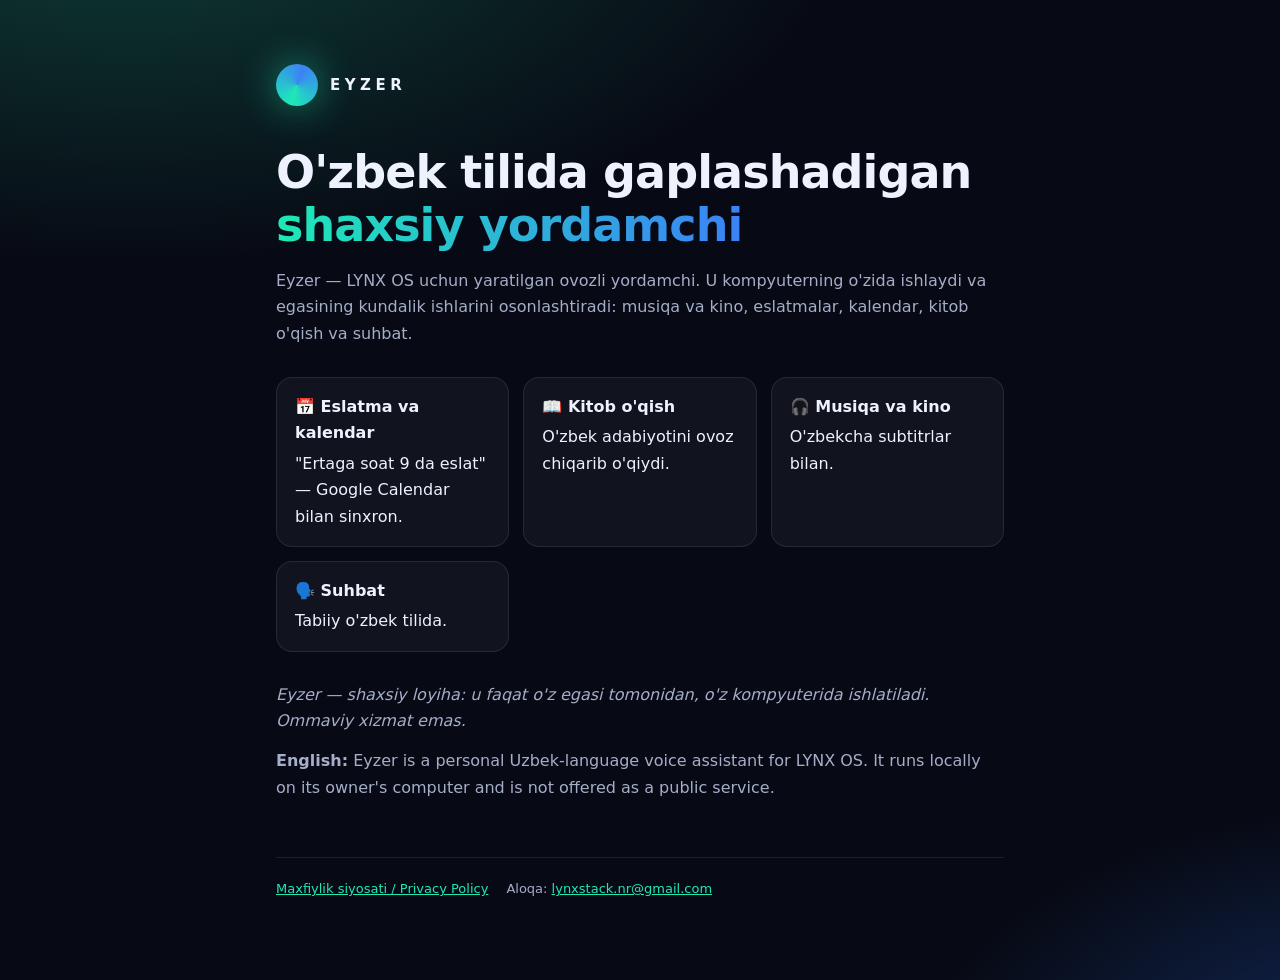
<file: index.html>
<!doctype html>
<html lang="uz"><head><meta charset="utf-8"><meta name="viewport" content="width=device-width,initial-scale=1">
<title>Eyzer — LYNX OS yordamchisi</title><meta name="description" content="Eyzer — LYNX OS uchun o'zbek tilida gaplashadigan shaxsiy ovozli yordamchi.">
<link rel="stylesheet" href="style.css"></head>
<body><main>
<div class="logo"><i></i><b>EYZER</b></div>
<h1>O'zbek tilida gaplashadigan <span>shaxsiy yordamchi</span></h1>
<p>Eyzer — LYNX OS uchun yaratilgan ovozli yordamchi. U kompyuterning o'zida ishlaydi va egasining kundalik ishlarini osonlashtiradi: musiqa va kino, eslatmalar, kalendar, kitob o'qish va suhbat.</p>
<div class="grid">
  <div class="card"><b>📅 Eslatma va kalendar</b>"Ertaga soat 9 da eslat" — Google Calendar bilan sinxron.</div>
  <div class="card"><b>📖 Kitob o'qish</b>O'zbek adabiyotini ovoz chiqarib o'qiydi.</div>
  <div class="card"><b>🎧 Musiqa va kino</b>O'zbekcha subtitrlar bilan.</div>
  <div class="card"><b>🗣️ Suhbat</b>Tabiiy o'zbek tilida.</div>
</div>
<p><i>Eyzer — shaxsiy loyiha: u faqat o'z egasi tomonidan, o'z kompyuterida ishlatiladi. Ommaviy xizmat emas.</i></p>
<p lang="en" style="margin-top:14px"><b>English:</b> Eyzer is a personal Uzbek-language voice assistant for LYNX OS. It runs locally on its owner's computer and is not offered as a public service.</p>
<footer><a href="privacy.html">Maxfiylik siyosati / Privacy Policy</a><span>Aloqa: <a href="mailto:lynxstack.nr@gmail.com">lynxstack.nr@gmail.com</a></span></footer>
</main></body></html>
</file>
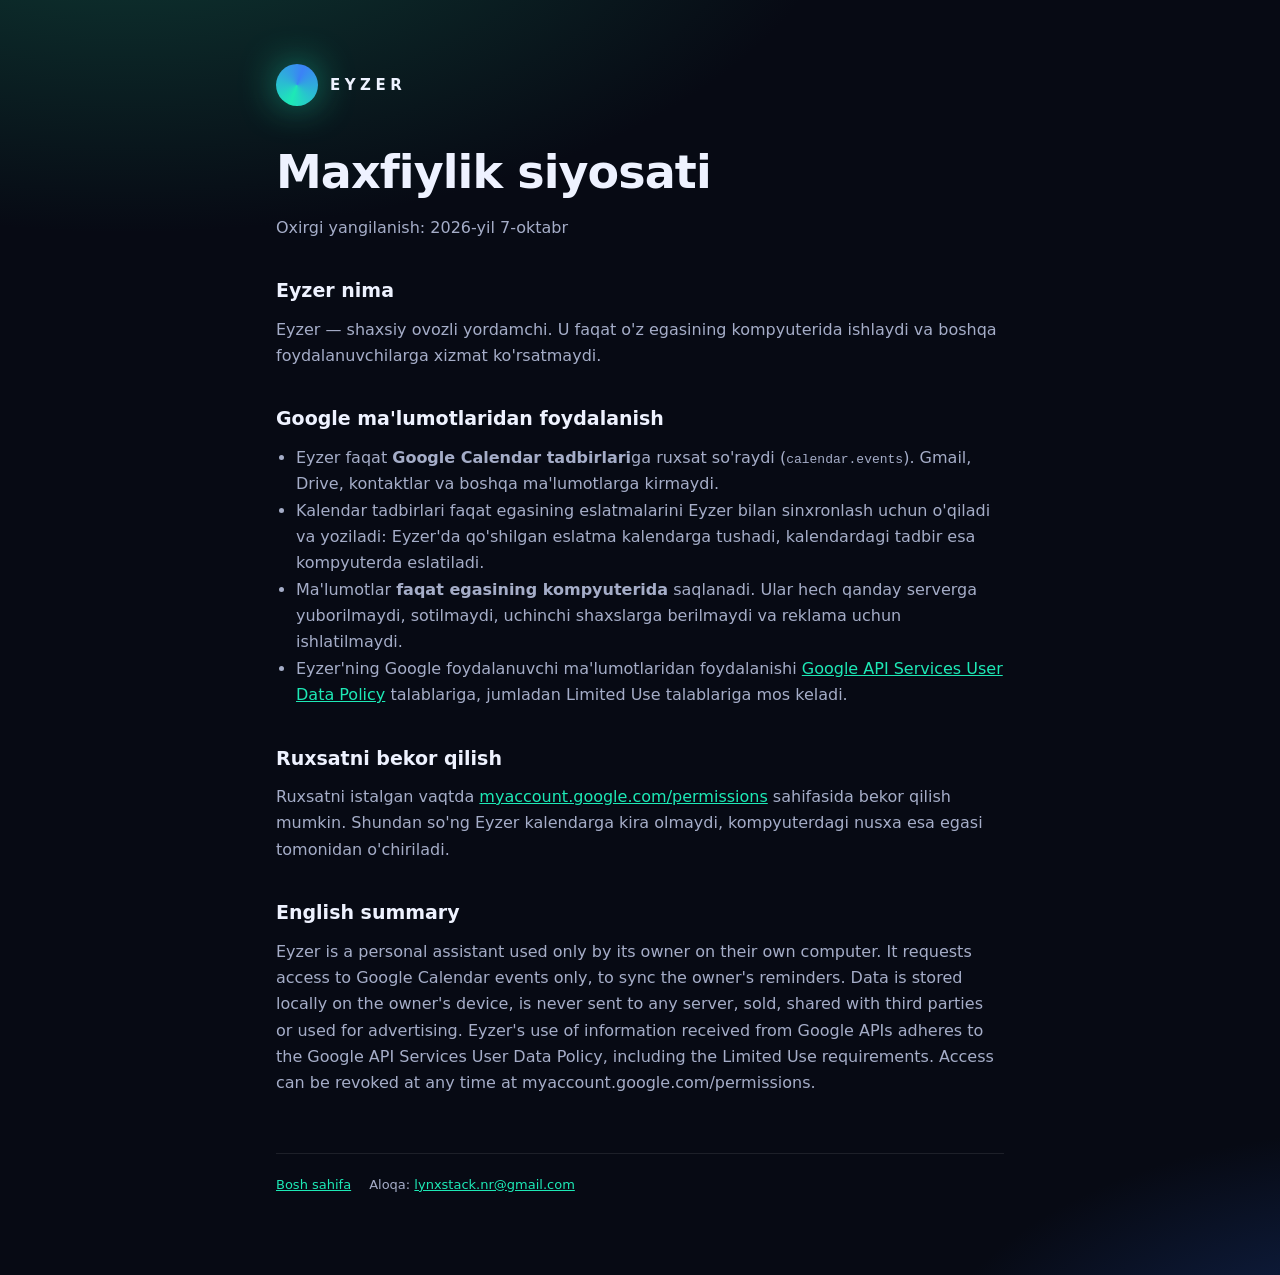
<file: privacy.html>
<!doctype html>
<html lang="uz"><head><meta charset="utf-8"><meta name="viewport" content="width=device-width,initial-scale=1">
<title>Eyzer — Maxfiylik siyosati</title><meta name="description" content="Eyzer ilovasining maxfiylik siyosati (Privacy Policy).">
<link rel="stylesheet" href="style.css"></head>
<body><main>
<div class="logo"><i></i><b>EYZER</b></div>
<h1>Maxfiylik siyosati</h1>
<p>Oxirgi yangilanish: 2026-yil 7-oktabr</p>

<h2>Eyzer nima</h2>
<p>Eyzer — shaxsiy ovozli yordamchi. U faqat o'z egasining kompyuterida ishlaydi va boshqa foydalanuvchilarga xizmat ko'rsatmaydi.</p>

<h2>Google ma'lumotlaridan foydalanish</h2>
<ul>
  <li>Eyzer faqat <b>Google Calendar tadbirlari</b>ga ruxsat so'raydi (<code>calendar.events</code>). Gmail, Drive, kontaktlar va boshqa ma'lumotlarga kirmaydi.</li>
  <li>Kalendar tadbirlari faqat egasining eslatmalarini Eyzer bilan sinxronlash uchun o'qiladi va yoziladi: Eyzer'da qo'shilgan eslatma kalendarga tushadi, kalendardagi tadbir esa kompyuterda eslatiladi.</li>
  <li>Ma'lumotlar <b>faqat egasining kompyuterida</b> saqlanadi. Ular hech qanday serverga yuborilmaydi, sotilmaydi, uchinchi shaxslarga berilmaydi va reklama uchun ishlatilmaydi.</li>
  <li>Eyzer'ning Google foydalanuvchi ma'lumotlaridan foydalanishi <a href="https://developers.google.com/terms/api-services-user-data-policy">Google API Services User Data Policy</a> talablariga, jumladan Limited Use talablariga mos keladi.</li>
</ul>

<h2>Ruxsatni bekor qilish</h2>
<p>Ruxsatni istalgan vaqtda <a href="https://myaccount.google.com/permissions">myaccount.google.com/permissions</a> sahifasida bekor qilish mumkin. Shundan so'ng Eyzer kalendarga kira olmaydi, kompyuterdagi nusxa esa egasi tomonidan o'chiriladi.</p>

<h2 lang="en">English summary</h2>
<p lang="en">Eyzer is a personal assistant used only by its owner on their own computer. It requests access to Google Calendar events only, to sync the owner's reminders. Data is stored locally on the owner's device, is never sent to any server, sold, shared with third parties or used for advertising. Eyzer's use of information received from Google APIs adheres to the Google API Services User Data Policy, including the Limited Use requirements. Access can be revoked at any time at myaccount.google.com/permissions.</p>

<footer><a href="index.html">Bosh sahifa</a><span>Aloqa: <a href="mailto:lynxstack.nr@gmail.com">lynxstack.nr@gmail.com</a></span></footer>
</main></body></html>
</file>
<file: style.css>
:root{--bg:#070a14;--card:rgba(255,255,255,.045);--line:rgba(255,255,255,.09);--text:#eef2ff;--t2:#a5adc8;--accent:#1de9b6;--accent2:#3b82f6}
*{box-sizing:border-box;margin:0}
body{font-family:Inter,ui-sans-serif,system-ui,sans-serif;background:radial-gradient(1200px 600px at 10% -10%,#0f3d36 0,transparent 60%),radial-gradient(900px 500px at 110% 110%,#132a5c 0,transparent 55%),var(--bg);color:var(--text);line-height:1.65;min-height:100vh}
main{max-width:760px;margin:0 auto;padding:64px 16px 80px}
.logo{display:flex;align-items:center;gap:12px;margin-bottom:40px}
.logo i{width:42px;height:42px;border-radius:50%;background:conic-gradient(from 200deg,var(--accent),var(--accent2),var(--accent));box-shadow:0 0 40px -6px var(--accent)}
.logo b{letter-spacing:.3em;font-size:15px}
h1{font-size:clamp(30px,6vw,46px);line-height:1.15;letter-spacing:-.02em;margin-bottom:16px}
h1 span{background:linear-gradient(90deg,var(--accent),var(--accent2));-webkit-background-clip:text;background-clip:text;color:transparent}
h2{font-size:19px;margin:34px 0 10px}
p,li{color:var(--t2)}
ul{padding-left:20px}
.grid{display:grid;grid-template-columns:repeat(auto-fit,minmax(210px,1fr));gap:14px;margin:30px 0}
.card{background:var(--card);border:1px solid var(--line);border-radius:16px;padding:16px 18px}
.card b{display:block;color:var(--text);margin-bottom:4px}
a{color:var(--accent)}
footer{margin-top:56px;padding-top:20px;border-top:1px solid var(--line);font-size:13px;color:var(--t2);display:flex;gap:18px;flex-wrap:wrap}
</file>
